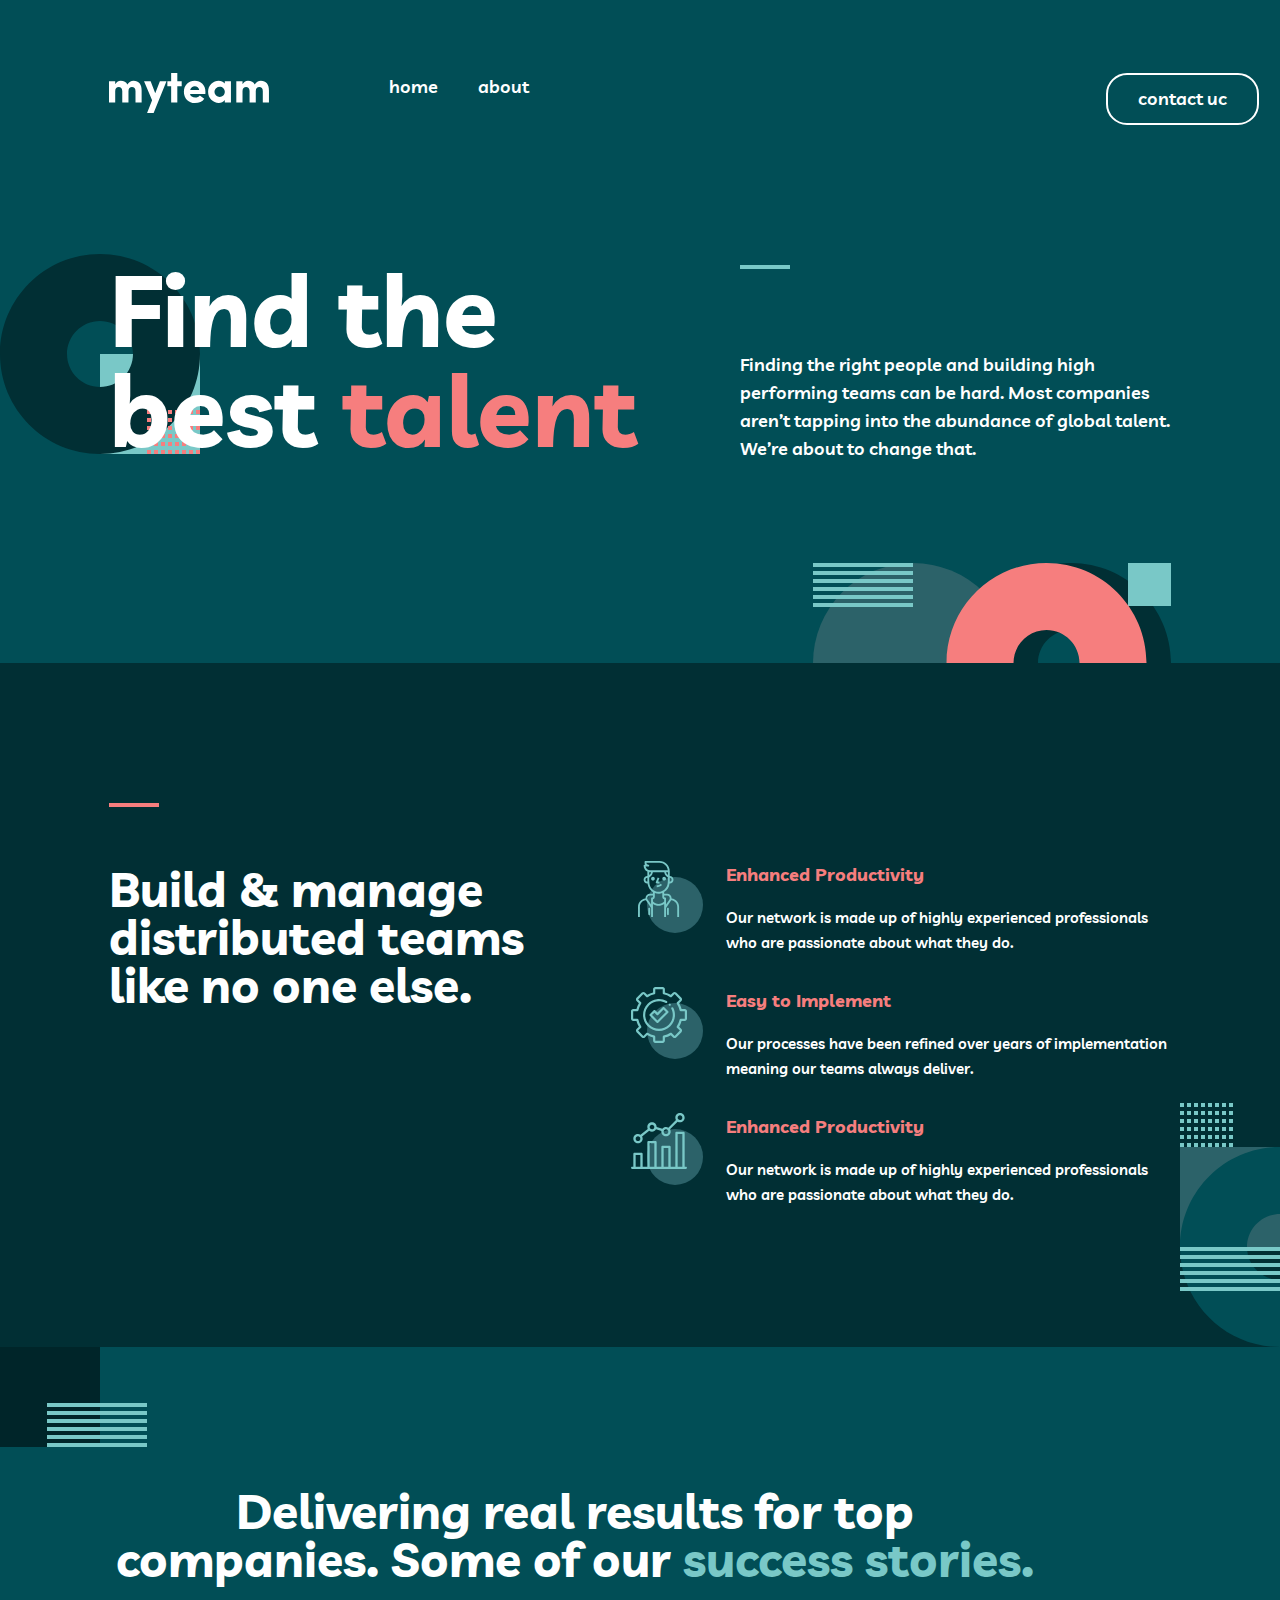
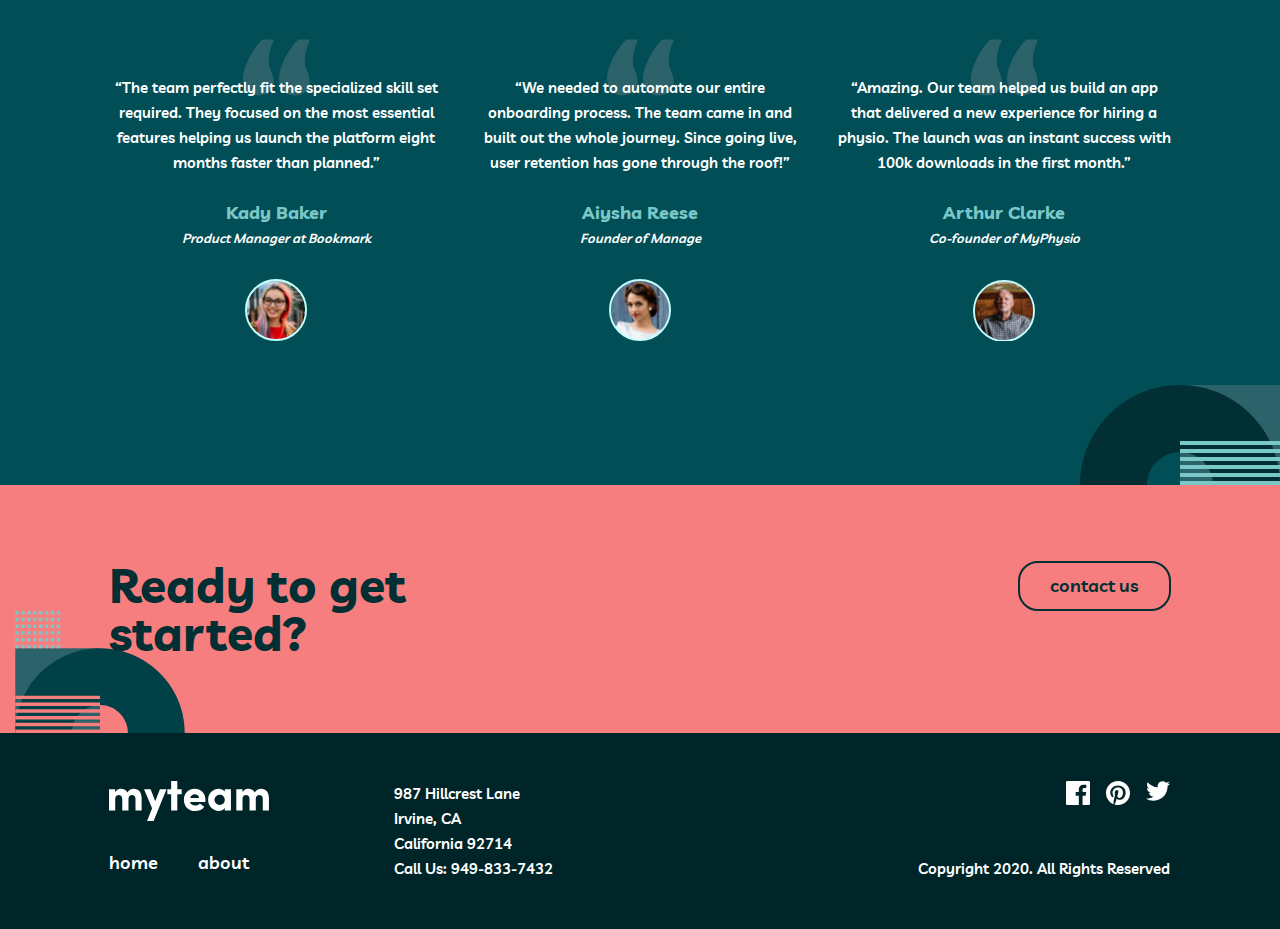
<file: index.html>
<!DOCTYPE html>
<html lang="en">
<head>
    <meta charset="UTF-8">
    <meta name="viewport" content="width=device-width, initial-scale=1.0">
    <title>My team</title>
    <link rel="icon" href="./images/logo.svg">
    <link rel="stylesheet" href="./css/normalize.css">
    <link rel="stylesheet" href="./css/stile.css">
</head>
<body>
     <header class="site-header">
        <div class="container">
            <div class="header">
                <div class="header-logo-wrapper">
                    <a class="header-logo-link" href="/">
                        <img class="header-logo-img" src="./images/logo.svg" alt="site-logo" width="160" height="40">
                    </a>
                    <nav class="header-navbar navbar">
                        <ul class="navbar-list"> 
                            <li class="navbar-itim">
                                <a class="navbar-link" href="/">home</a>
                            </li>
                            <li class="navbar-itim">
                                <a class="navbar-link" href="/">about</a>
                            </li>
                        </ul>
                        <div>
                            <a class="navbar-link-uc" href="#">contact uc</a>
                        </div>
                    </nav>
                </div>
            </div>
        </div>
    </header>
    <main>
        <section class="main-section">
            <div class="container">
                <div class="hero">
                    <div class="section-wrapper">
                        <div class="section-wrapper--title">
                            <h1 class="section-wrapper-title">Find the best <span class="talent-span">talent</span></h1></div>
                            <div class="section-wrapper--text">
                                <span class="text-span"></span>
                                <p class="section-wrapper-text">Finding the right people and building high performing teams can be hard. Most companies aren’t tapping into the abundance of global talent. We’re about to change that.</p>
                            </div>
                        </div>
                    </div>
                </div>
            </div>
        </section>
        <section class="teams-section">
            <div class="container">
                <div class="team">
                    <div class="teams-wrapper">
                        <div class="teams-wrapper-title">
                            <span class="teams-inline"></span>
                            <h2 class="teams-title">Build & manage distributed teams like no one else.</h2>
                        </div>
                        <div>
                            <ul class="teams-list">
                                <li class="teams-itim">
                                    <div class="teams-itim-block">
                                        <div class="teams-itim-li">
                                            <img src="./images/person.svg" alt="person" width="72" height="72">
                                        </div>
                                        <div class="teams-itim-card">
                                        <h3 class="teams-itim-title">Enhanced Productivity</h3>
                                        <p class="teams-itim-text">Our network is made up of highly experienced professionals who are passionate about what they do.</p>
                                        </div>
                                    </div>
                                </li>
                                <li class="teams-itim">
                                    <div class="teams-itim-block">
                                        <div class="teams-itim-li">
                                            <img src="./images/settings.svg" alt="srttings" width="72" height="72">
                                        </div>
                                        <div  class="teams-itim-card">
                                        <h3 class="teams-itim-title">Easy to Implement</h3>
                                        <p class="teams-itim-text">Our processes have been refined over years of implementation meaning our teams always deliver.</p>
                                        </div>
                                    </div>
                                </li>
                                <li class="teams-itim">
                                    <div class="teams-itim-block">
                                        <div class="teams-itim-li">
                                            <img src="./images/tereding.svg" alt="treding" width="72" height="72">
                                        </div>
                                        <div  class="teams-itim-card">
                                        <h3 class="teams-itim-title">Enhanced Productivity</h3>
                                        <p class="teams-itim-text">Our network is made up of highly experienced professionals who are passionate about what they do.</p>
                                        </div>
                                    </div>
                                </li>
                            </ul>
                        </div>
                    </div>
                </div>
            </div>
        </section>
        <section class="deliver-section">
            <div class="container">
                <div class="deliver-wrapper">
                    <div class="deliver-wrapper-title">
                        <h2 class="deliver-title">Delivering real results for top companies. 
                            Some of our <span class="deliver-title-success">success stories.</span></h2>
                    </div>
                    <ul class="deliver-list">
                        <li class="deliver-itim">
                            <p class="deliver-itim-text"> “The team perfectly fit the specialized skill set required. They focused on the most essential features helping us launch the platform eight months faster than planned.”</p>
                            <strong class="deliver-user-name">Kady Baker</strong>
                            <p class="deliver-product-manager">Product Manager at Bookmark</p>
                            <img class="deliver-img" src="./images/kadiy backer.svg" alt="kadiy backer-picture" width="62" height="62">
                        </li>
                        <li class="deliver-itim">
                            <p class="deliver-itim-text">“We needed to automate our entire onboarding process. The team came in and built out the whole journey. Since going live, user retention has gone through the roof!”</p>
                            <strong class="deliver-user-name">Aiysha Reese</strong>
                            <p class="deliver-product-manager">Founder of Manage</p>
                            <img class="deliver-img" src="./images/aiysha.svg" alt="aiysha-picture" width="62" height="62">
                        </li>
                        <li class="deliver-itim">
                            <p class="deliver-itim-text">“Amazing. Our team helped us build an app that delivered a new experience for hiring a physio. The launch was an instant success with 100k downloads in the first month.”</p>
                            <strong class="deliver-user-name">Arthur Clarke</strong>
                            <p class="deliver-product-manager">Co-founder of MyPhysio</p>
                            <img class="deliver-img" src="./images/arthur.svg" alt="arthur-picture" width="62" height="62">
                        </li>
                    </ul>
                </div>
            </div>
        </section>
        <section class="ready-section">
            <div class="container">
                <div class="ready-wrapper">
                    <div class="ready-title-wrapper">
                    <h2 class="ready-title">Ready to get started?</h2>
                    </div>
                <div><button class="ready-btn">contact us</button></div>
            </div>
            </div>
        </section>
    </main>
    <footer class="myteam-footer">
        <div class="container">
            <div class="myteam-wrapper">
                <div class="myteam-wrapper-nav">
                    <a class="myteam-footer-logo-link" href="/"><img src="./images/logo.svg" alt="footer-logo" width="160" height="40"></a>
                    <ul class="myteam-footer-list">
                        <li class="myteam-footer-itim">
                            <a class="myteam-itim-link" href="#">home</a>
                        </li>
                        <li class="myteam-footer-itim">
                            <a class="myteam-itim-link" href="#">about</a>
                        </li>
                    </ul>
                </div>
                <div class="myteam-wrapper-address">
                    <address class="myteam-address">
                        987  Hillcrest Lane <br>Irvine, CA <br> California 92714 <br> Call Us:
                         <a class="myteam-address-phone" href="tel:9498337432">949-833-7432</a>
                    </address>
                </div>
                <div class="myteam-footer-icon">
                    <div class="myteam-icon">
                        <svg width="24" height="24" viewBox="0 0 24 24" fill="white" xmlns="http://www.w3.org/2000/svg">
                            <path d="M22.675 0H1.325C0.593 0 0 0.593 0 1.325V22.676C0 23.407 0.593 24 1.325 24H12.82V14.706H9.692V11.084H12.82V8.413C12.82 5.313 14.713 3.625 17.479 3.625C18.804 3.625 19.942 3.724 20.274 3.768V7.008L18.356 7.009C16.852 7.009 16.561 7.724 16.561 8.772V11.085H20.148L19.681 14.707H16.561V24H22.677C23.407 24 24 23.407 24 22.675V1.325C24 0.593 23.407 0 22.675 0Z" fill="white"/>
                        </svg>
                        <svg width="24" height="24" viewBox="0 0 24 24" fill="white" xmlns="http://www.w3.org/2000/svg">
                            <path id="Path" d="M12 0C5.373 0 0 5.372 0 12C0 17.084 3.163 21.426 7.627 23.174C7.522 22.225 7.427 20.769 7.669 19.733C7.887 18.796 9.076 13.768 9.076 13.768C9.076 13.768 8.717 13.049 8.717 11.986C8.717 10.318 9.684 9.072 10.888 9.072C11.911 9.072 12.406 9.841 12.406 10.762C12.406 11.791 11.751 13.33 11.412 14.757C11.129 15.951 12.011 16.926 13.189 16.926C15.322 16.926 16.961 14.677 16.961 11.431C16.961 8.558 14.897 6.549 11.949 6.549C8.535 6.549 6.531 9.11 6.531 11.756C6.531 12.787 6.928 13.894 7.424 14.494C7.522 14.613 7.536 14.718 7.507 14.839L7.174 16.199C7.121 16.419 7 16.466 6.772 16.36C5.273 15.662 4.336 13.471 4.336 11.711C4.336 7.926 7.086 4.449 12.265 4.449C16.428 4.449 19.663 7.416 19.663 11.38C19.663 15.516 17.056 18.844 13.436 18.844C12.22 18.844 11.077 18.213 10.686 17.466L9.938 20.319C9.667 21.362 8.936 22.669 8.446 23.465C9.57 23.812 10.763 24 12 24C18.627 24 24 18.627 24 12C24 5.372 18.627 0 12 0Z" fill="white"/>
                        </svg>
                        <svg class="myteam-icon-acrive" width="24" height="20" viewBox="0 0 24 20" fill="white" xmlns="http://www.w3.org/2000/svg">
                                <path id="Path" d="M24 2.55699C23.117 2.94899 22.168 3.21299 21.172 3.33199C22.189 2.72299 22.97 1.75799 23.337 0.607986C22.386 1.17199 21.332 1.58199 20.21 1.80299C19.313 0.845986 18.032 0.247986 16.616 0.247986C13.437 0.247986 11.101 3.21399 11.819 6.29299C7.728 6.08799 4.1 4.12799 1.671 1.14899C0.381 3.36199 1.002 6.25699 3.194 7.72299C2.388 7.69699 1.628 7.47599 0.965 7.10699C0.911 9.38799 2.546 11.522 4.914 11.997C4.221 12.185 3.462 12.229 2.69 12.081C3.316 14.037 5.134 15.46 7.29 15.5C5.22 17.123 2.612 17.848 0 17.54C2.179 18.937 4.768 19.752 7.548 19.752C16.69 19.752 21.855 12.031 21.543 5.10599C22.505 4.41099 23.34 3.54399 24 2.55699Z" fill="white"/>
                        </svg>
                    </div>  
                     <div class="myteam-text">
                        <p class="myteam-footer-text">
                            Copyright 2020. All Rights Reserved
                         </p>        
                     </div>                                         
                </div>
            </div>
        </div>
    </footer>
</body>
</html>
</file>
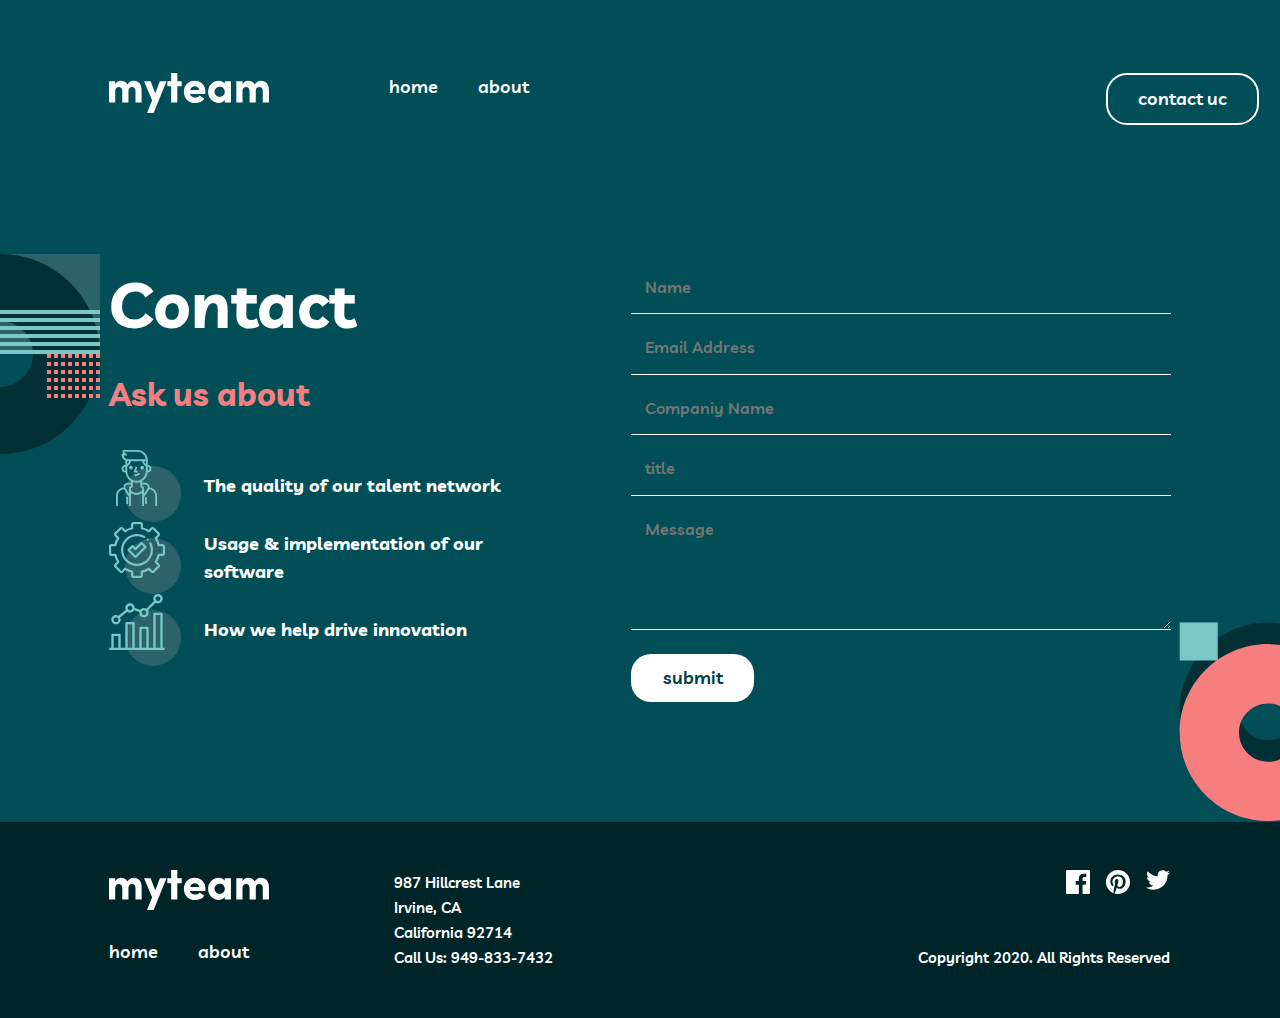
<file: contact.html>
<!DOCTYPE html>
<html lang="en">
<head>
    <meta charset="UTF-8">
    <meta name="viewport" content="width=device-width, initial-scale=1.0">
    <title>Document</title>
    <link rel="stylesheet" href="css/normalize.css">
    <link rel="stylesheet" href="css/stile.css">
</head>
<body>
    <header class="site-header">
        <div class="container">
            <div class="header">
                <div class="header-logo-wrapper">
                    <a class="header-logo-link" href="/">
                        <img class="header-logo-img" src="./images/logo.svg" alt="site-logo" width="160" height="40">
                    </a>
                    <nav class="header-navbar navbar">
                        <ul class="navbar-list"> 
                            <li class="navbar-itim">
                                <a class="navbar-link" href="/">home</a>
                            </li>
                            <li class="navbar-itim">
                                <a class="navbar-link" href="/">about</a>
                            </li>
                        </ul>
                        <div>
                            <a class="navbar-link-uc" href="#">contact uc</a>
                        </div>
                    </nav>
                </div>
            </div>
        </div>
    </header>
    <main class="main-contact-section">
        <section class="contact-section">
            <div class="container">
                <div class="contact-wrapper-card">
                    <div class="contact-wrapper">
                        <h2 class="contact-title">Contact</h2>
                        <h3 class="contact-subtitle">Ask us about</h3>
                        <ul class="contact-list information">
                            <li class="information-itim">
                                <img class="information-img" src="./images/person.svg" alt="person-icon" width="72" height="72">
                                <p class="information-text">The quality of our talent network</p>
                            </li>
                            <li class="information-itim">
                                <img class="information-img" src="./images/settings.svg" alt="settings" width="72" height="72">
                                <p class="information-text">Usage & implementation of our software</p>
                            </li>
                            <li class="information-itim">
                                <img class="information-img" src="./images/tereding.svg" alt="tereding" width="72" height="72">
                                <p class="information-text">How we help drive innovation</p>
                            </li>
                        </ul>
                    </div>
                    <form  class="contact-form" action="https://echo.htmlacademy.ru" method="post" autocomplete="off">
                        <input class="contact-input" type="text" name="user_name" placeholder="Name" required aria-label="User name">
                        <input class="contact-input" type="email" name="address" placeholder="Email Address" required aria-label="User email">
                        <input class="contact-input" type="text" name="companiy_name" placeholder="Companiy Name" required aria-label="Companiy name">
                        <input class="contact-input" type="text" name="title" placeholder="title" required aria-label="User title">
                        <textarea rows="5" class="contact-input" name="message" placeholder="Message" id=""></textarea>
                        <button class="contact-submit-btn" type="submit">submit</button>
                    </form>
                </div>
            </div>
        </section>
    </main>
    <footer class="myteam-footer">
        <div class="container">
            <div class="myteam-wrapper">
                <div class="myteam-wrapper-nav">
                    <a class="myteam-footer-logo-link" href="/"><img src="./images/logo.svg" alt="footer-logo" width="160" height="40"></a>
                    <ul class="myteam-footer-list">
                        <li class="myteam-footer-itim">
                            <a class="myteam-itim-link" href="#">home</a>
                        </li>
                        <li class="myteam-footer-itim">
                            <a class="myteam-itim-link" href="#">about</a>
                        </li>
                    </ul>
                </div>
                <div class="myteam-wrapper-address">
                    <address class="myteam-address">
                        987  Hillcrest Lane <br>Irvine, CA <br> California 92714 <br> Call Us:
                         <a class="myteam-address-phone" href="tel:9498337432">949-833-7432</a>
                    </address>
                </div>
                <div class="myteam-footer-icon">
                    <div class="myteam-icon">
                        <svg width="24" height="24" viewBox="0 0 24 24" fill="white" xmlns="http://www.w3.org/2000/svg">
                            <path d="M22.675 0H1.325C0.593 0 0 0.593 0 1.325V22.676C0 23.407 0.593 24 1.325 24H12.82V14.706H9.692V11.084H12.82V8.413C12.82 5.313 14.713 3.625 17.479 3.625C18.804 3.625 19.942 3.724 20.274 3.768V7.008L18.356 7.009C16.852 7.009 16.561 7.724 16.561 8.772V11.085H20.148L19.681 14.707H16.561V24H22.677C23.407 24 24 23.407 24 22.675V1.325C24 0.593 23.407 0 22.675 0Z" fill="white"/>
                        </svg>
                        <svg width="24" height="24" viewBox="0 0 24 24" fill="white" xmlns="http://www.w3.org/2000/svg">
                            <path id="Path" d="M12 0C5.373 0 0 5.372 0 12C0 17.084 3.163 21.426 7.627 23.174C7.522 22.225 7.427 20.769 7.669 19.733C7.887 18.796 9.076 13.768 9.076 13.768C9.076 13.768 8.717 13.049 8.717 11.986C8.717 10.318 9.684 9.072 10.888 9.072C11.911 9.072 12.406 9.841 12.406 10.762C12.406 11.791 11.751 13.33 11.412 14.757C11.129 15.951 12.011 16.926 13.189 16.926C15.322 16.926 16.961 14.677 16.961 11.431C16.961 8.558 14.897 6.549 11.949 6.549C8.535 6.549 6.531 9.11 6.531 11.756C6.531 12.787 6.928 13.894 7.424 14.494C7.522 14.613 7.536 14.718 7.507 14.839L7.174 16.199C7.121 16.419 7 16.466 6.772 16.36C5.273 15.662 4.336 13.471 4.336 11.711C4.336 7.926 7.086 4.449 12.265 4.449C16.428 4.449 19.663 7.416 19.663 11.38C19.663 15.516 17.056 18.844 13.436 18.844C12.22 18.844 11.077 18.213 10.686 17.466L9.938 20.319C9.667 21.362 8.936 22.669 8.446 23.465C9.57 23.812 10.763 24 12 24C18.627 24 24 18.627 24 12C24 5.372 18.627 0 12 0Z" fill="white"/>
                        </svg>
                        <svg class="myteam-icon-acrive" width="24" height="20" viewBox="0 0 24 20" fill="white" xmlns="http://www.w3.org/2000/svg">
                                <path id="Path" d="M24 2.55699C23.117 2.94899 22.168 3.21299 21.172 3.33199C22.189 2.72299 22.97 1.75799 23.337 0.607986C22.386 1.17199 21.332 1.58199 20.21 1.80299C19.313 0.845986 18.032 0.247986 16.616 0.247986C13.437 0.247986 11.101 3.21399 11.819 6.29299C7.728 6.08799 4.1 4.12799 1.671 1.14899C0.381 3.36199 1.002 6.25699 3.194 7.72299C2.388 7.69699 1.628 7.47599 0.965 7.10699C0.911 9.38799 2.546 11.522 4.914 11.997C4.221 12.185 3.462 12.229 2.69 12.081C3.316 14.037 5.134 15.46 7.29 15.5C5.22 17.123 2.612 17.848 0 17.54C2.179 18.937 4.768 19.752 7.548 19.752C16.69 19.752 21.855 12.031 21.543 5.10599C22.505 4.41099 23.34 3.54399 24 2.55699Z" fill="white"/>
                        </svg>
                    </div>  
                     <div class="myteam-text">
                        <p class="myteam-footer-text">
                            Copyright 2020. All Rights Reserved
                         </p>        
                     </div>                                         
                </div>
            </div>
        </div>
    </footer>
</body>
</html>
</file>
<file: css/stile.css>
@font-face {
    font-display: swap; 
    font-family: 'Livvic';
    font-style: normal;
    font-weight: 600;
    src: url('../fonts/livvic-v14-latin-600.woff2') format('woff2'); 
}
  @font-face {
    font-display: swap; 
    font-family: 'Livvic';
    font-style: normal;
    font-weight: 700;
    src: url('../fonts/livvic-v14-latin-700.woff2') format('woff2'); 
}
*{
    margin: 0;
    position: 0;
    text-decoration: none;
    list-style: none;
    box-sizing: border-box;
}
.container{
    width: 1110px;
    margin: 0 auto;
    padding: 0 24px;
}
:root{
    --bg-color:rgb(1,78,86)
}
body{
    background-color: var(--bg-color);
    font-family: "Livvic",sans-serif;
}
.header {
    display: flex;
    align-items: center;
    justify-content: space-between;
}
.header-logo-wrapper {
    padding-top: 73px;
    padding-bottom: 129px;
    display: flex;
    gap:80px;
}
.header-navbar {
    display: flex;
    justify-content: space-between;
}
.navbar-list {
    display: flex;
    justify-content: space-between;
    gap: 40px;
}
.navbar-link {
    font-family: Livvic;
    font-size: 18px;
    font-weight: 600;
    line-height: 28px;  
    color: #FFFFFF;
    transition: 0.3s all;
}
.navbar-link:hover{
    color: #F67E7E;
}
.navbar-link-uc {
    width: 153px;
    display: inline-block;
    margin-left: 577px;
    padding: 10px 0;
    border: 2px #FFFFFF solid;
    border-radius:21px;
    font-family: Livvic;
    font-size: 18px;
    font-weight: 600;
    line-height: 28px;
    text-align: center;
    color: #FFFFFF;
    transition: 0.4s all;
}
.navbar-link-uc:hover{
    color:#002529;
    background-color: #FFFFFF;
}
/* main-section stayling start */
.main-section{
    background-image: url(../images/main-img1.svg);
    background-repeat: no-repeat;
    background-size: 200px;
 }
 .hero{
    background-image: url(../images/main-img2.svg);
    background-repeat: no-repeat;
    background-position: right bottom;
    background-size: 358px 100px;
    padding-bottom: 200px;
}
.section-wrapper {
    display: flex;
    align-items: center;
    justify-content: space-between;
    gap: 30px;
}
.section-wrapper--title {
    width: 620px;
}
.section-wrapper-title {
    font-family: Livvic;
    font-size: 100px;
    font-weight: 700;
    line-height: 100px;
    color: #FFFFFF;
}
.talent-span {
    font-family: Livvic;
    display: inline-block;
    font-size: 100px;
    font-weight: 700;
    line-height: 100px;
    color: #F67E7E;
}
.section-wrapper--text {
    width: 445px;
}
.text-span {
    width: 50px;
    height: 4px;
    display: inline-block;
    background-color: #79C8C7;
}
.section-wrapper-text {
    margin-top: 79px;
    font-family: Livvic;
    font-size: 18px;
    font-weight: 600;
    line-height: 28px;
    color:#FFFFFF;
}
/* main-section stayling end */

/* teams-stayling start */
.teams-section {
    padding-top: 140px;
    padding-bottom: 140px;
    background-color: #012F34;
    background-image: url(../images/teams-bacg.svg);
    background-repeat: no-repeat;
    background-size: 100px 244px;
    background-position: right bottom;
}
.teams-wrapper {
    display: flex;
    justify-content: space-between;
}
.teams-wrapper-title {
    width: 445px;
}
.teams-inline {
    width: 50px;
    height: 4px;
    margin-bottom: 54px;
    display: inline-block;
    background-color: #F67E7E;
}
.teams-title {
    font-family: Livvic;
    font-size: 48px;
    font-weight: 700;
    line-height: 48px;
    color: #FFFFFF;
}
.teams-list{
    padding-top: 58px;
}
.teams-itim {
    width: 540px;
    flex-direction: column;
}
.teams-itim + .teams-itim{
    margin-top: 32px;
}
.teams-itim-block{
    display: flex;
}
.teams-itim-li{
    display: flex;
}
.teams-itim-card{
    margin-left: 23px;
}
.teams-itim-title {
    font-family: Livvic;
    font-size: 18px;
    font-weight: 700;
    line-height: 28px;
    color:#F67E7E;
}
.teams-itim-text {
    margin-top: 16px;
    font-family: Livvic;
    font-size: 15px;
    font-weight: 600;
    line-height: 25px;
    color: #FFFFFF;
}
/* teams-stayling end */
/* deliver-section start */
.deliver-section {
    padding-top: 140px;
    background-image: url(../images/deliver-top-bg.svg),url(../images/deliver-bottom-bg.svg);
    background-repeat: no-repeat;
    background-size: 147px 100px,200px 100px;
    background-position: left top,right bottom;
}
.deliver-wrapper {
    padding-bottom: 140px;
}
.deliver-wrapper-title {
    width: 932px;
    text-align: center;
}
.deliver-title {
    font-family: Livvic;
    font-size: 48px;
    font-weight: 700;
    line-height: 48px;
    color:#FFFFFF;
}
.deliver-title-success {
    font-family: Livvic;
    font-size: 48px;
    font-weight: 700;
    line-height: 48px;  
    color:#79C8C7;
}
.deliver-list {
    margin-top:56px;
    padding: 0;
    display:flex;
    gap: 30px;
}
.deliver-itim {
    width: 350px;
    padding-top: 36px;
    text-align: center;
    background-image:url(../images/deliver-itim-bg.svg);
    background-repeat: no-repeat;
    background-size:67px 57px;
    background-position: center top;
}
.deliver-itim-text {
    font-family: Livvic;
    font-size: 15px;
    font-weight: 600;
    line-height: 25px;
    color: #FFFFFF;
}
.deliver-user-name {
    margin-top: 24px;
    display: inline-block;
    font-family: Livvic;
    font-size: 18px;
    font-weight: 700;
    line-height: 28px;
    color: #79C8C7;
}
.deliver-product-manager {
    margin-top:2px ;
    font-family: Livvic;
    font-size: 13px;
    line-height: 18px;
    font-style: italic;
    color:#FFFFFF;
}
.deliver-img{
    margin-top:32px;
    display: inline-block;
}
/* deliver-section start */
/* ready section start */
.ready-section {
    padding: 76px 0;
    background-color: #F67E7E;
    background-image: url(../images/ready-bottom-bg.svg);
    background-repeat: no-repeat;
    background-size: 200px 122px;
    background-position: left bottom;
}
.ready-wrapper{
    display: flex;
    justify-content: space-between;
}
.ready-title-wrapper {
    width: 504px;
}
.ready-title {
    font-family: Livvic;
    font-size: 48px;
    font-weight: 700;
    line-height: 48px;
    color: #012F34;    
}
.ready-btn {
    width: 153px;
    padding: 9px;
    background-color: #F67E7E ;
    text-align: center;
    font-family: Livvic;
    font-size: 18px;
    font-weight: 600;
    line-height: 28px;
    color: #012F34;    
    border-radius: 20px;
    border: 2px solid #012F34;
}

/* ready section end */
/* footer-stayling start */

.myteam-footer {
    background-color: #002529;
    padding: 48px 0;
}
.myteam-wrapper {
    display: flex;
}
.myteam-footer-logo-link {
    color:#FFFFFF;
}
.myteam-footer-list {
    padding: 0;
    margin-top: 25px;
    display: flex;
    gap: 40px;
}
.myteam-itim-link{
    font-family: Livvic;
    font-size: 18px;
    font-weight: 600;
    line-height: 28px;
    color: #FFFFFF;
}
.myteam-wrapper-address{
    margin-left: 125px;
}
.myteam-address {
    font-family: Livvic;
    font-size: 15px;
    font-weight: 600;
    line-height: 25px;
    color: #FFFFFF;  
    font-style: normal; 
}
.myteam-address-phone {
    color: #FFFFFF;
}
.myteam-footer-icon{
    margin-left: 362px;
}
.myteam-icon{
    display: flex;
    justify-content: end;
    gap: 16px;
}
.myteam-text{
    width: 255px;
    margin-top: 51px;
}
.myteam-footer-text{
    font-family: Livvic;
    font-size: 15px;
    font-weight: 600;
    line-height: 25px;
    text-align: right;
    color: #FFFFFF;
}
/* contact css stayling start */
.contact-section {
    padding-bottom: 120px;
    background-image: url(../images/contact\ top.svg),url(../images/contact\ bottom.svg);
    background-repeat: no-repeat;
    background-size: 100px 200px,113px 200px;
    background-position: top left,bottom right;
}
.contact-wrapper-card{
    display: flex;
    justify-content: space-between;
}
.contact-wrapper {
    width: 435px;
}
.contact-title {
    font-family: Livvic;
    font-size: 64px;
    font-weight: 700;
    line-height: 100px;
    color: #FFFFFF;
}
.contact-subtitle {
    margin-top: 16px;
    padding-bottom: 32px;
    font-family: Livvic;
    font-size: 32px;
    font-weight: 700;
    line-height: 48px;
    color: #F67E7E;
}
.information{
    padding: 0;
}
.information-itim {
    display: flex;
    align-items: center;
    gap: 23px;
    padding: 0;
}
.information-text {
    font-family: Livvic;
    font-size: 18px;
    font-weight: 700;
    line-height: 28px;
    color: #FFFFFF;
}
.contact-form {
    width: 540px;
    display: flex;
    flex-direction: column;
}
.contact-input {
    padding: 24px 0 17px 14px;
    background-color: transparent;
    border:none;
    outline: none;
    border-bottom: 1px solid #FFFFFF;
    color: white;
}
.contact-submit-btn {
    width: 123px;
    margin-top: 24px;
    padding: 10px 0;
    font-family: Livvic;
    font-size: 18px;
    font-weight: 600;
    border-radius: 20px;
    border: none;
    line-height: 28px;
    text-align: center;
    color: #004047;
    background-color: white;
}
/* contact css stayling end */
</file>
